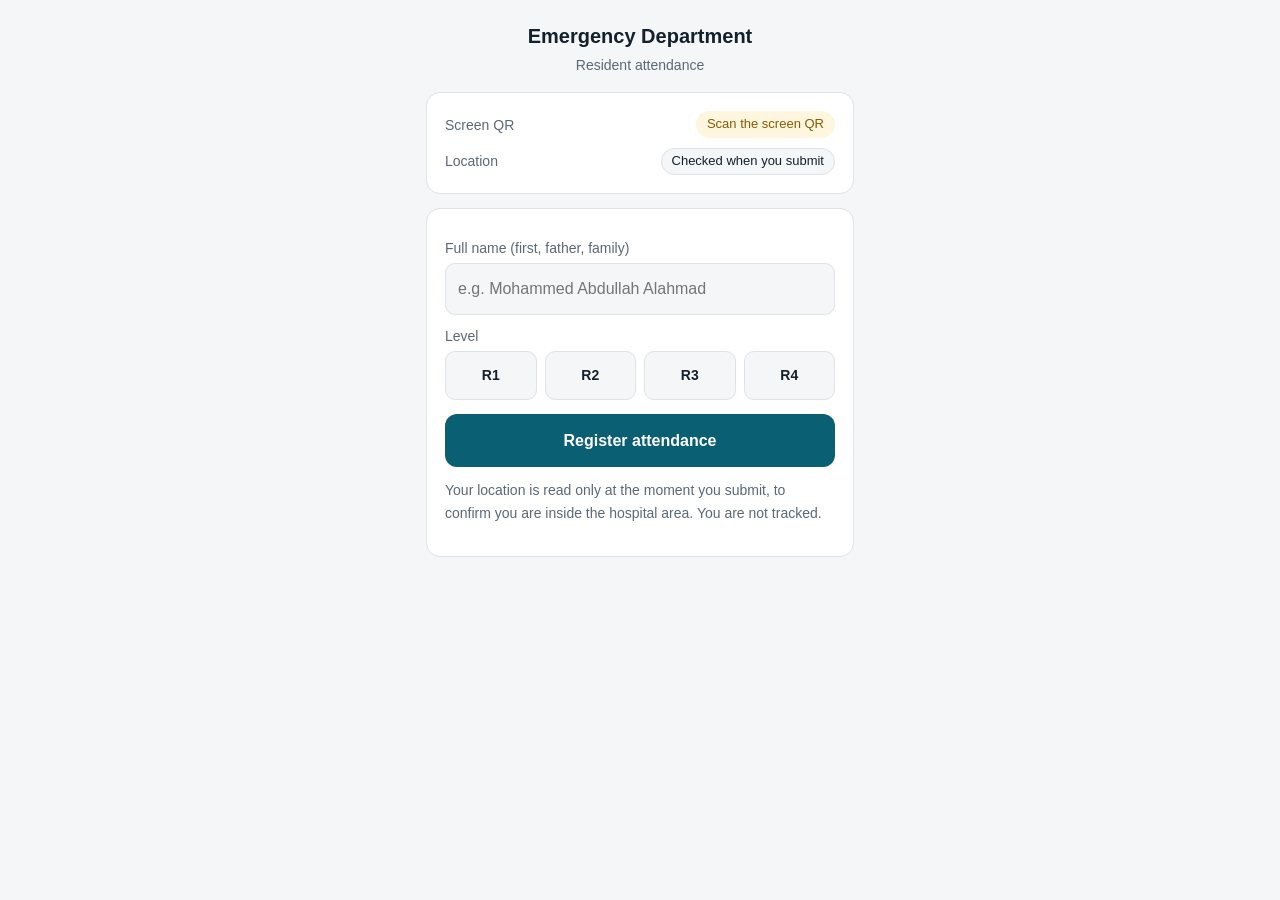
<file: index.html>
<!doctype html>
<html lang="en" dir="ltr">
<head>
  <meta charset="utf-8">
  <meta name="viewport" content="width=device-width, initial-scale=1">
  <meta name="referrer" content="no-referrer">
  <title>ED Attendance</title>
  <link rel="stylesheet" href="styles.css">
  <style>
    .levels { display: grid; grid-template-columns: repeat(4, 1fr); gap: 8px; }
    .levels label { margin: 0; }
    .levels input { position: absolute; opacity: 0; pointer-events: none; }
    .levels span {
      display: block; text-align: center; padding: 12px 0; border-radius: 10px; font-weight: 700;
      border: 1px solid var(--line); background: var(--bg); color: var(--ink); cursor: pointer;
    }
    .levels input:checked + span { background: var(--brand); color: var(--brand-ink); border-color: var(--brand); }
    .levels input:focus-visible + span { outline: 2px solid var(--brand); outline-offset: 2px; }
  </style>
</head>
<body>
<div class="wrap">
  <header class="top">
    <h1 id="hospitalName">Emergency Department</h1>
    <p>Resident attendance</p>
  </header>

  <div class="card">
    <div class="row"><span class="muted">Screen QR</span><span class="pill" id="qrPill">—</span></div>
    <div class="row" style="margin-top:10px"><span class="muted">Location</span><span class="pill" id="locPill">Checked when you submit</span></div>
  </div>

  <div class="card">
    <label for="fullName">Full name (first, father, family)</label>
    <input id="fullName" autocomplete="name" maxlength="60" placeholder="e.g. Mohammed Abdullah Alahmad">

    <label>Level</label>
    <div class="levels" role="radiogroup" aria-label="Level">
      <label><input type="radio" name="level" value="R1"><span>R1</span></label>
      <label><input type="radio" name="level" value="R2"><span>R2</span></label>
      <label><input type="radio" name="level" value="R3"><span>R3</span></label>
      <label><input type="radio" name="level" value="R4"><span>R4</span></label>
    </div>

    <button id="btnSubmit">Register attendance</button>
    <div id="result"></div>
    <p class="muted" style="margin-top:12px">Your location is read only at the moment you submit, to confirm you are inside the hospital area. You are not tracked.</p>
  </div>
</div>

<script src="config.js"></script>
<script src="common.js"></script>
<script>
(function () {
  // ---- Capture the rotating QR token, then remove it from the address bar so it isn't bookmarked/shared.
  const params = new URLSearchParams(location.search);
  if (params.get('t')) {
    try { sessionStorage.setItem('qrToken', params.get('t')); sessionStorage.setItem('qrAt', String(Date.now())); } catch (e) {}
    history.replaceState(null, '', location.pathname);
  }
  function qrToken() { try { return sessionStorage.getItem('qrToken') || ''; } catch (e) { return ''; } }
  function qrAgeSec() { try { return (Date.now() - Number(sessionStorage.getItem('qrAt') || 0)) / 1000; } catch (e) { return 1e9; } }

  let requireQr = true;
  const NAME_KEY = 'ed_att_last_name', LEVEL_KEY = 'ed_att_last_level';

  function setPill(id, text, cls) { const el = $(id); el.textContent = text; el.className = 'pill' + (cls ? ' ' + cls : ''); }
  function result(code, cls, extra) {
    $('result').innerHTML = '<div class="result ' + cls + '">' + msg(code) + (extra ? '<div class="en">' + esc(extra) + '</div>' : '') + '</div>';
  }
  function refreshQrPill() {
    if (!requireQr) { setPill('qrPill', 'Not required'); return; }
    if (!qrToken()) setPill('qrPill', 'Scan the screen QR', 'warn');
    else if (qrAgeSec() > 150) setPill('qrPill', 'Expired — scan again', 'warn');
    else setPill('qrPill', 'Scanned', 'ok');
  }
  function selectedLevel() { const el = document.querySelector('input[name=level]:checked'); return el ? el.value : ''; }

  // Convenience only: remember this phone's own name/level. The server enforces the rules.
  const lastName = store.get(NAME_KEY), lastLevel = store.get(LEVEL_KEY);
  if (lastName) $('fullName').value = lastName;
  if (lastLevel) { const r = document.querySelector('input[name=level][value="' + lastLevel + '"]'); if (r) r.checked = true; }

  api('info').then(function (r) {
    if (r.hospitalName) $('hospitalName').textContent = r.hospitalName;
    if (typeof r.requireQr === 'boolean') requireQr = r.requireQr;
    refreshQrPill();
  });
  refreshQrPill();

  // Same rules as the server, for an immediate hint only.
  function looksLikeTripleName(n) {
    const words = n.replace(/\s+/g, ' ').trim().split(' ').filter(Boolean);
    return words.length >= 3 && !/[0-9٠-٩]/.test(n);
  }

  // ---- Location: watch briefly and keep the most accurate fix.
  function getBestPosition(maxWaitMs, goodEnoughM) {
    return new Promise(function (resolve, reject) {
      if (!('geolocation' in navigator)) { reject('NO_GEOLOCATION'); return; }
      let best = null, done = false, watchId = null;
      const finish = function (err) {
        if (done) return; done = true;
        if (watchId !== null) navigator.geolocation.clearWatch(watchId);
        clearTimeout(timer);
        if (err) reject(err); else if (best) resolve(best); else reject('LOCATION_TIMEOUT');
      };
      const timer = setTimeout(function () { finish(); }, maxWaitMs);
      watchId = navigator.geolocation.watchPosition(function (pos) {
        if (!best || pos.coords.accuracy < best.coords.accuracy) best = pos;
        setPill('locPill', 'Accuracy ±' + Math.round(best.coords.accuracy) + ' m', best.coords.accuracy <= 30 ? 'ok' : 'warn');
        if (pos.coords.accuracy <= goodEnoughM) finish();
      }, function (err) {
        if (err.code === 1) finish('LOCATION_DENIED');
      }, { enableHighAccuracy: true, maximumAge: 0, timeout: maxWaitMs });
    });
  }

  $('btnSubmit').onclick = async function () {
    const btn = this;
    const fullName = $('fullName').value.replace(/\s+/g, ' ').trim();
    const level = selectedLevel();
    if (!looksLikeTripleName(fullName)) { result('NAME_INVALID', 'bad'); $('fullName').focus(); return; }
    if (!level) { result('LEVEL_INVALID', 'bad'); return; }

    btn.disabled = true;
    $('result').innerHTML = '';
    setPill('locPill', 'Getting location…', 'warn');
    let pos;
    try {
      pos = await getBestPosition(15000, 15);
    } catch (code) {
      setPill('locPill', 'Failed', 'bad');
      result(code, 'bad');
      btn.disabled = false;
      return;
    }
    setPill('locPill', 'Verifying on server…', 'warn');
    const r = await api('submitAttendance', {
      fullName: fullName, level: level, deviceId: deviceId(),
      lat: pos.coords.latitude, lng: pos.coords.longitude, accuracy: pos.coords.accuracy,
      fixAgeMs: Math.max(0, Date.now() - pos.timestamp),
      qrToken: qrToken()
    });
    btn.disabled = false;
    // A success state is shown ONLY when the server confirms the record was committed.
    if (r.ok && r.code === 'CONFIRMED') {
      store.set(NAME_KEY, fullName); store.set(LEVEL_KEY, level);
      setPill('locPill', 'Inside the area', 'ok');
      result('CONFIRMED', 'ok', r.fullName + ' · ' + r.level + ' · ' + r.date + ' ' + r.time);
      try { sessionStorage.removeItem('qrToken'); } catch (e) {}
      refreshQrPill();
    } else {
      setPill('locPill', r.code === 'OUTSIDE_GEOFENCE' ? 'Outside the area' : 'Not verified', 'bad');
      result(r.code, r.code === 'ALREADY_RECORDED' ? 'info' : 'bad');
    }
  };
})();
</script>
</body>
</html>
</file>
<file: styles.css>
:root {
  --bg: #f4f6f8; --card: #ffffff; --ink: #14202b; --muted: #5b6875; --line: #dde3e8;
  --brand: #0b5f73; --brand-ink: #ffffff; --ok: #157347; --ok-bg: #e7f5ee;
  --bad: #b42318; --bad-bg: #fdecea; --warn: #8a5a00; --warn-bg: #fff6e0;
}
@media (prefers-color-scheme: dark) {
  :root {
    --bg: #0f1418; --card: #182028; --ink: #e8edf1; --muted: #9aa7b3; --line: #2a3540;
    --brand: #3fa3bb; --brand-ink: #071216; --ok: #5fd39a; --ok-bg: #12291f;
    --bad: #ff8b80; --bad-bg: #2e1513; --warn: #f2c063; --warn-bg: #2c2410;
  }
}
* { box-sizing: border-box; }
body {
  margin: 0; background: var(--bg); color: var(--ink);
  font-family: -apple-system, BlinkMacSystemFont, "Segoe UI", Roboto, Helvetica, Arial, sans-serif;
  font-size: 16px; line-height: 1.6;
}
.wrap { max-width: 460px; margin: 0 auto; padding: 20px 16px 40px; }
.wide { max-width: 1100px; }
header.top { text-align: center; margin-bottom: 16px; }
header.top h1 { font-size: 20px; margin: 0; }
header.top p { margin: 2px 0 0; color: var(--muted); font-size: 14px; }
.card { background: var(--card); border: 1px solid var(--line); border-radius: 14px; padding: 18px; margin-bottom: 14px; }
.card h2 { font-size: 16px; margin: 0 0 10px; }
label { display: block; font-size: 14px; color: var(--muted); margin: 10px 0 4px; }
input, select, textarea {
  width: 100%; font: inherit; color: var(--ink); background: var(--bg);
  border: 1px solid var(--line); border-radius: 10px; padding: 12px;
}
input:focus, select:focus, textarea:focus { outline: 2px solid var(--brand); outline-offset: 1px; }
button {
  width: 100%; font: inherit; font-weight: 700; border: 0; border-radius: 12px;
  padding: 14px; margin-top: 14px; background: var(--brand); color: var(--brand-ink); cursor: pointer;
}
button.secondary { background: transparent; color: var(--brand); border: 1px solid var(--line); font-weight: 600; }
button.small { width: auto; padding: 6px 12px; margin: 0; font-size: 13px; }
button:disabled { opacity: .55; cursor: progress; }
.row { display: flex; gap: 8px; align-items: center; justify-content: space-between; }
.pill { display: inline-block; font-size: 13px; padding: 2px 10px; border-radius: 99px; background: var(--bg); border: 1px solid var(--line); }
.pill.ok { color: var(--ok); background: var(--ok-bg); border-color: transparent; }
.pill.bad { color: var(--bad); background: var(--bad-bg); border-color: transparent; }
.pill.warn { color: var(--warn); background: var(--warn-bg); border-color: transparent; }
.result { border-radius: 12px; padding: 14px; margin-top: 14px; font-weight: 600; }
.result.ok { background: var(--ok-bg); color: var(--ok); }
.result.bad { background: var(--bad-bg); color: var(--bad); }
.result.info { background: var(--warn-bg); color: var(--warn); }
.en { font-weight: 400; font-size: 13px; opacity: .85; }
.muted { color: var(--muted); font-size: 14px; }
.hidden { display: none !important; }
table { width: 100%; border-collapse: collapse; font-size: 14px; }
th, td { text-align: start; padding: 8px 6px; border-bottom: 1px solid var(--line); vertical-align: top; }
th { color: var(--muted); font-weight: 600; }
.table-scroll { overflow-x: auto; }
.grid { display: grid; gap: 10px; grid-template-columns: repeat(auto-fit, minmax(150px, 1fr)); }
.stat { font-size: 26px; font-weight: 700; }
</file>
